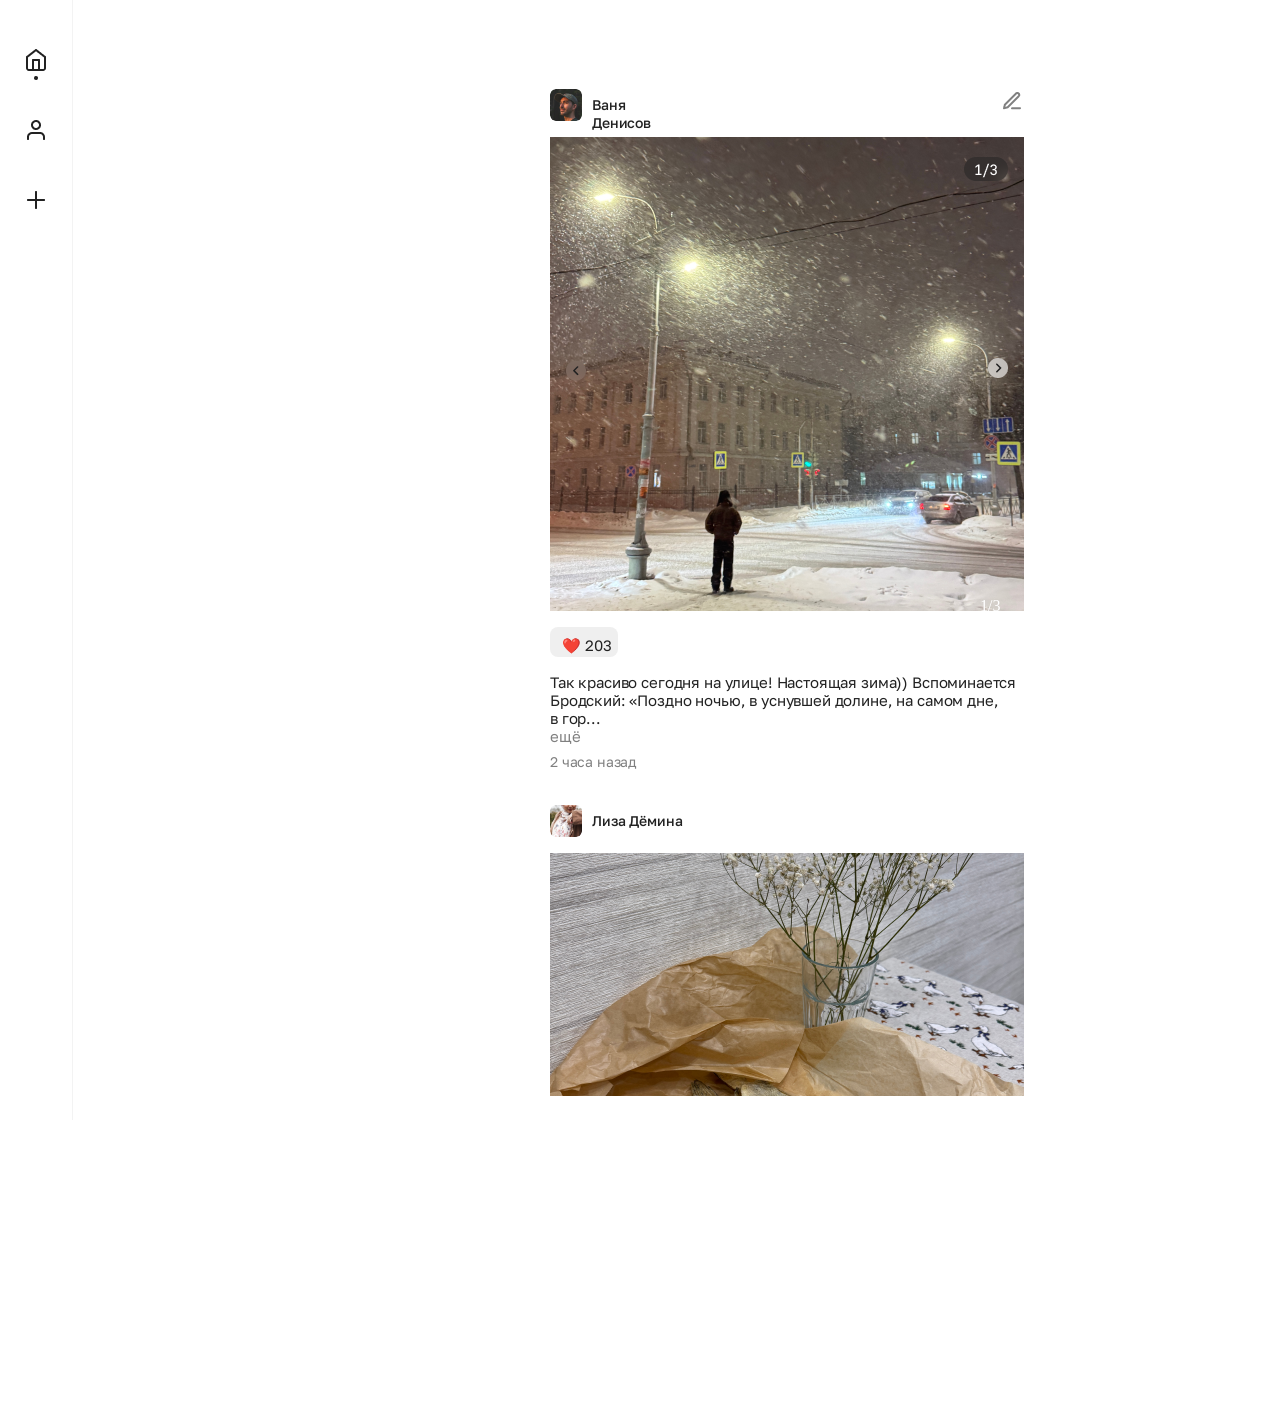
<file: home/index.html>
<!DOCTYPE html>
<html lang="en">

    <head>
        <meta charset="UTF-8">
        <link rel="preconnect" href="https://fonts.googleapis.com">
        <link rel="preconnect" href="https://fonts.gstatic.com" crossorigin>
        <link href="https://fonts.googleapis.com/css2?family=Golos+Text:wght@400..900&display=swap" rel="stylesheet">
        <title>home</title>
        <link href="./home.css" rel="stylesheet">
    </head>

    <body>
        <nav class="sidebar">
            <a class="sidebar__icon" href=""> <img src="./pictures/menu_icon.png" alt="меню"> </a>
            <a class="sidebar__icon" href=""> <img src="./pictures/profile_icon.png" alt="профиль"> </a>
            <a class="sidebar__icon" href=""> <img src="./pictures/add_post_icon.png" alt="добавить"> </a>
        </nav>

        <main class="content">
            <div class="post">
                <div class="post__header">
                    <div class="post__user">
                        <img class="post__user_avatar" src="./pictures/VanyaDenisov.png" alt="Ваня Денисов">
                        <span class="post__user_author">Ваня Денисов</span>
                    </div>
                    <a class="post__user_edit-icon" href="#"><img src="./pictures/Edit.png" alt="редактировать"></a>
                </div>

                <div class="post__image-container">
                    <img class="post__image" src="./pictures/FirstPhoto_post.png" alt="Зима">
                    <span class="post__image-counter">1/3</span>
                </div>

                <div class="post__footer">
                    <button class="post__reaction">❤️ 203</button>
                    <div class="post__caption">
                     Так красиво сегодня на улице! Настоящая зима)) Вспоминается Бродский: «Поздно ночью, в уснувшей долине, на самом дне, в гор...
                     </div>
                     <span class="post__more">ещё</span>
                    <span class="post__time">2 часа назад</span>
                    </div>
            </div>    
            
            <div class="post">
            <nav class="post__header">
                    <div class="post__user">
                        <img class="post__user_avatar" src="./pictures/Liza_Diemina.png" alt="Лиза Дёмина">
                        <span class="post__user_author">Лиза Дёмина</span>
                    </div>
            </nav>

                <div class="post__image-container">
                    <img class="post__image" src="./pictures/SecondPhoto_post.png" alt="Цветы">
                </div>
            </div>
        </main>

    </body>

</html>

<!-- 
хедер один на странице и с футером, тут лучше nav
footer поменять на div
заглушки на ссылки


-->
</file>
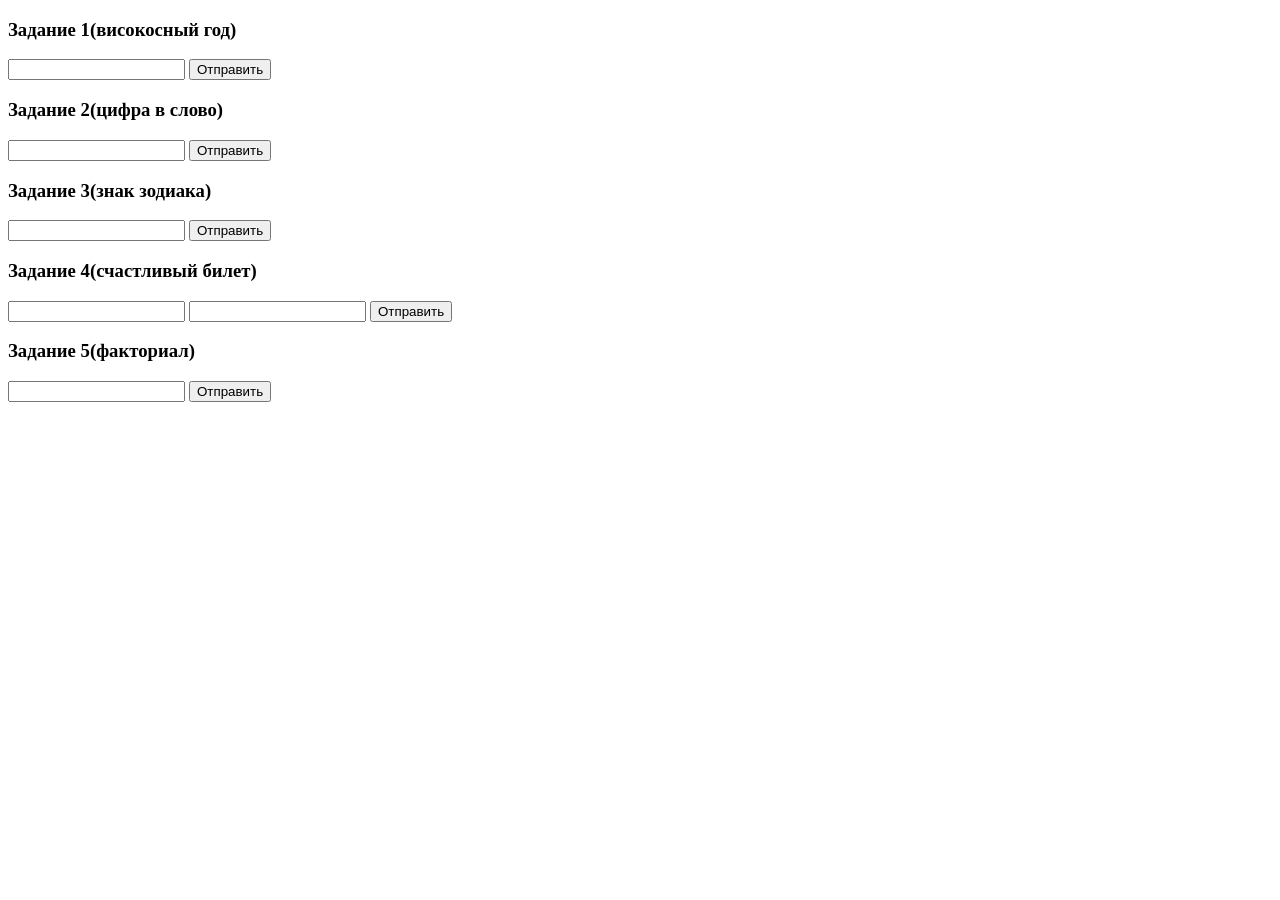
<file: Lab4/index.html>
<!DOCTYPE html>
<html lang="en">
        <head>
        <meta charset="UTF-8">
        <meta name="viewport" content="width=device-width, initial-scale=1.0">
        <title>Lab4</title>
    </head>
    <body>
        <div>
            <h3>Задание 1(високосный год)</h3>
            <form action="work.php" method="post">
                <input type="number" name="leap_year" required>
                <button type="submit">Отправить</button>
            </form>
        </div>
        <div>
            <h3>Задание 2(цифра в слово)</h3>
            <form action="work.php" method="post">
                <input type="number" name="number_to_string" required>
                <button name="task2" type="submit">Отправить</button>
            </form>
        </div>
        <div>
            <h3>Задание 3(знак зодиака)</h3>
            <form action="work.php" method="post">
                <input type="text" name="zodiag_sign" required>
                <button name="task3" type="submit">Отправить</button>
            </form>
        </div>
        <div>
            <h3>Задание 4(счастливый билет)</h3>
            <form action="work.php" method="post">
                <input type="number" name="start_ticket" required>
                <input type="number" name="end_ticket" required>
                <button name="task4" type="submit">Отправить</button>
            </form>
         <div>
            <h3>Задание 5(факториал)</h3>
            <form action="work.php" method="post">
                <input  type="number" name="factorial_of_number" required>
                <button name="task3" type="submit">Отправить</button>
            </form>
        </div>
        </div>
    </body>
</html>
</file>
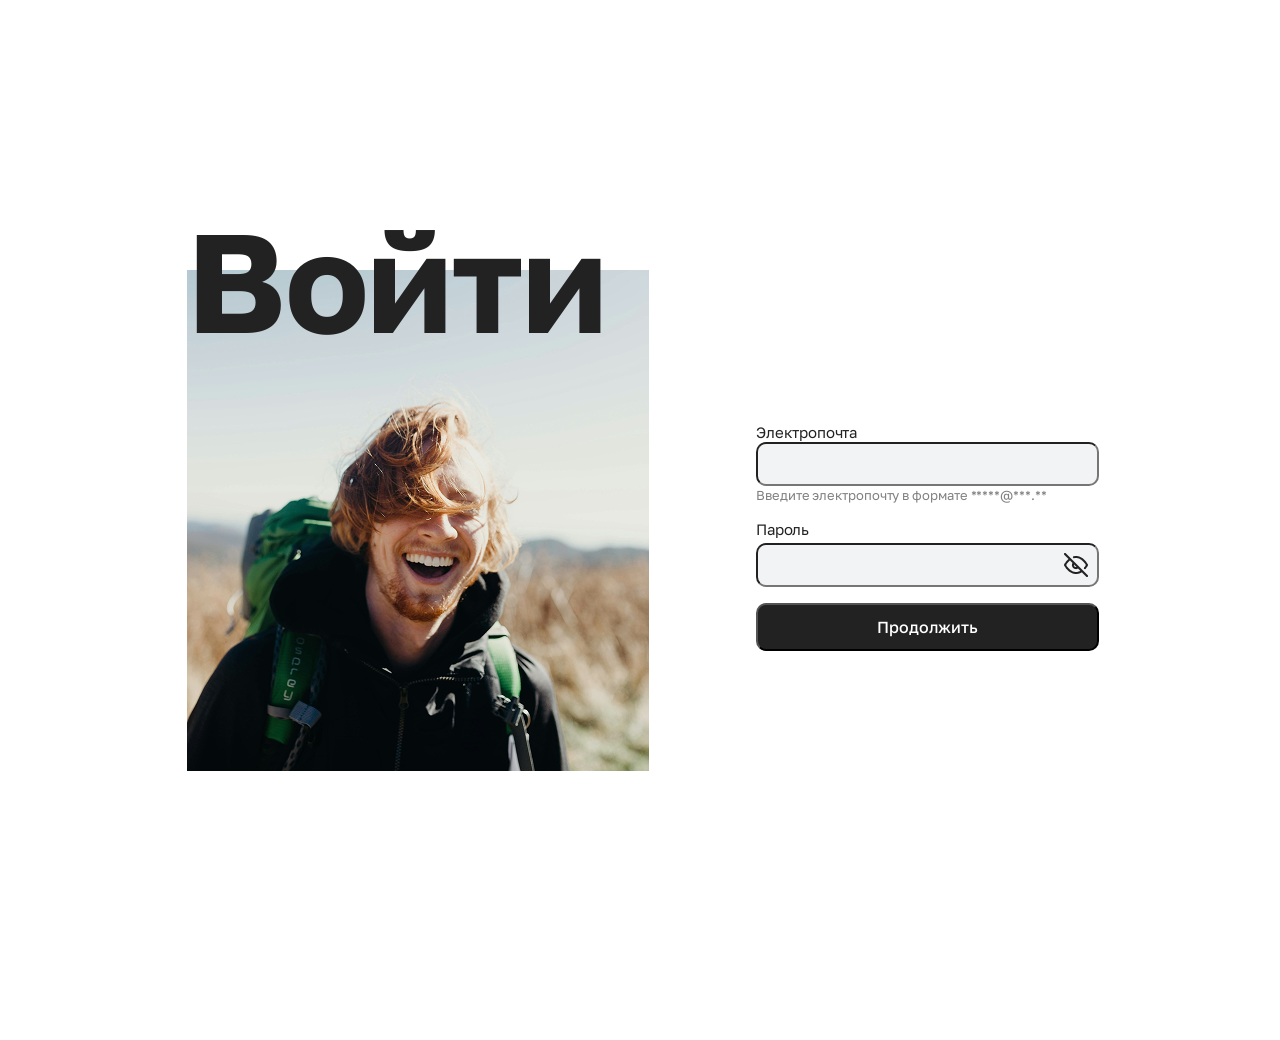
<file: login/index.html>
<!DOCTYPE html>
<html lang="en">
    <head>
        <meta charset="UTF-8">
        <link rel="preconnect" href="https://fonts.googleapis.com">
        <link rel="preconnect" href="https://fonts.gstatic.com" crossorigin>
        <link href="https://fonts.googleapis.com/css2?family=Golos+Text:wght@400..900&display=swap" rel="stylesheet">
        <title>login</title>
        <link href="./login.css" rel="stylesheet">
    </head>
    <body>
        <div class="login-page">
            <div class="intro">
                <h1 class="intro__text">Войти</h1>
                <img class="intro__picture" src="./Pictures/login/main_picture.png" alt="Человек с рюкзаком">
            </div>
            <form class="auth-form" method="POST">
                <div class="auth-f  orm__field">
                    <label class="auth-form__field-name" for="user_Email">Электропочта</label>
                    <input class="auth-form__input" type="email" id="user_Email" name="email">
                    <span class="auth-form__label">Введите электропочту в формате *****@***.**</span>
                </div> 
                <div class="auth-form__field">
                    <label class="auth-form__field-name" for="user_password">Пароль</label>
                    <div class="test">
                    
                    <div class="auth-form__input-hide">
                        <input class="auth-form__input auth-form__input_password" type="password" id="user_password" name="password">
                        <img class="auth-form__icon-eye" src="./Pictures/login/password_hide_eye.png" alt="Показать пароль">
                    </div>
                    </div>
                </div>
                <button class="auth-form__submit" type="submit">Продолжить</button>
            </form> 
        </div>
    </body>
</html>
</file>
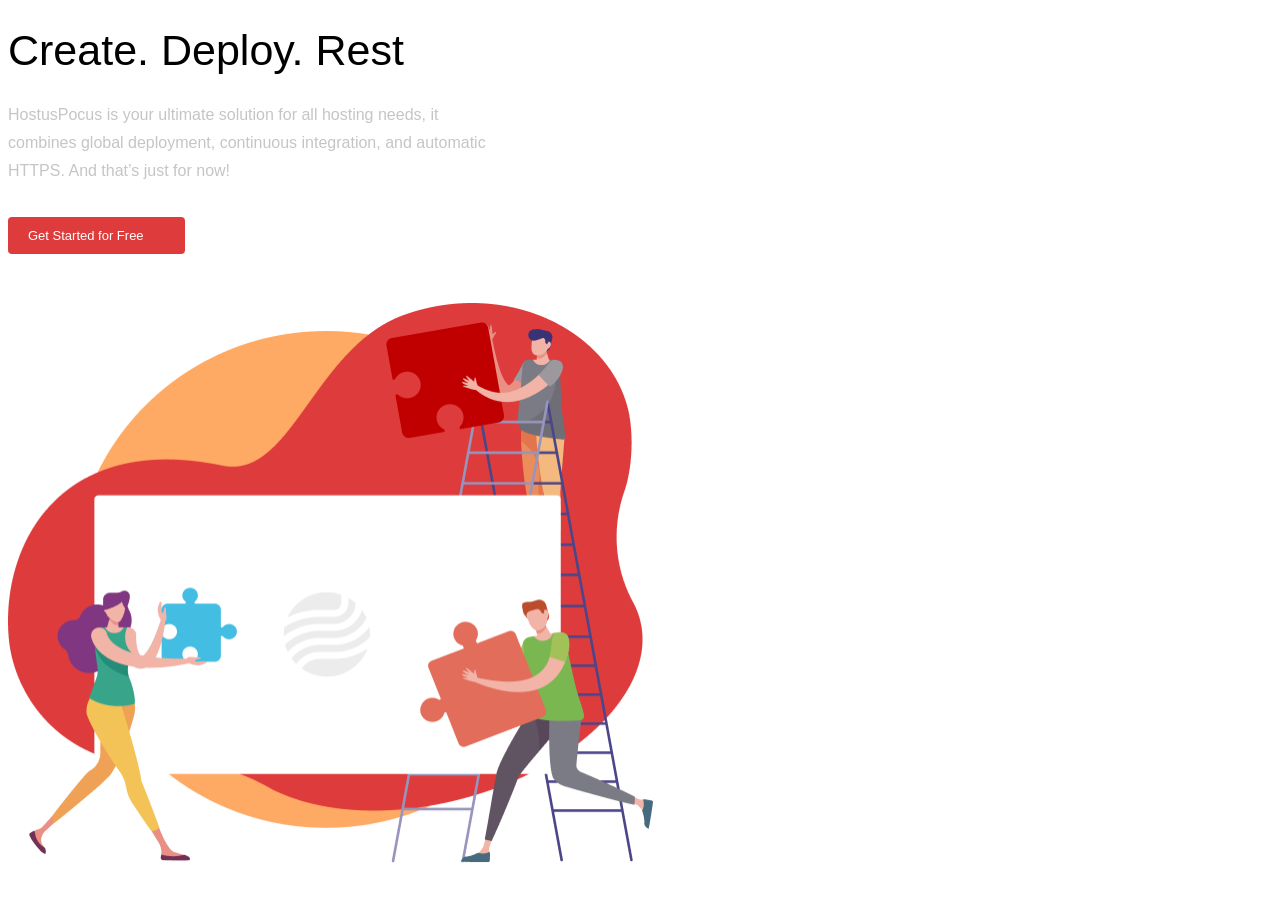
<file: tmp/index.html>
<!DOCTYPE html>
<html>
    <head>
        <title>Page</title>
        <meta charset="UTF-8">
        <link href="./style.css" rel="stylesheet">
    </head>
    <body>
        <h1 class="title">Create. Deploy. Rest</h1>
        <p class="text">
            HostusPocus is your ultimate solution 
            for all hosting needs, it combines global
            deployment, continuous integration, and 
            automatic HTTPS. And that’s just for now!
        </p>
        <a class="button" href="#" target="_blank" title="Get Started for Free">Get Started for Free<span class=""></span></a>
        <img src="./images/guys-with-card.png" width="645" height="560" alt="Guys with card">
    </body>
</html>
</file>
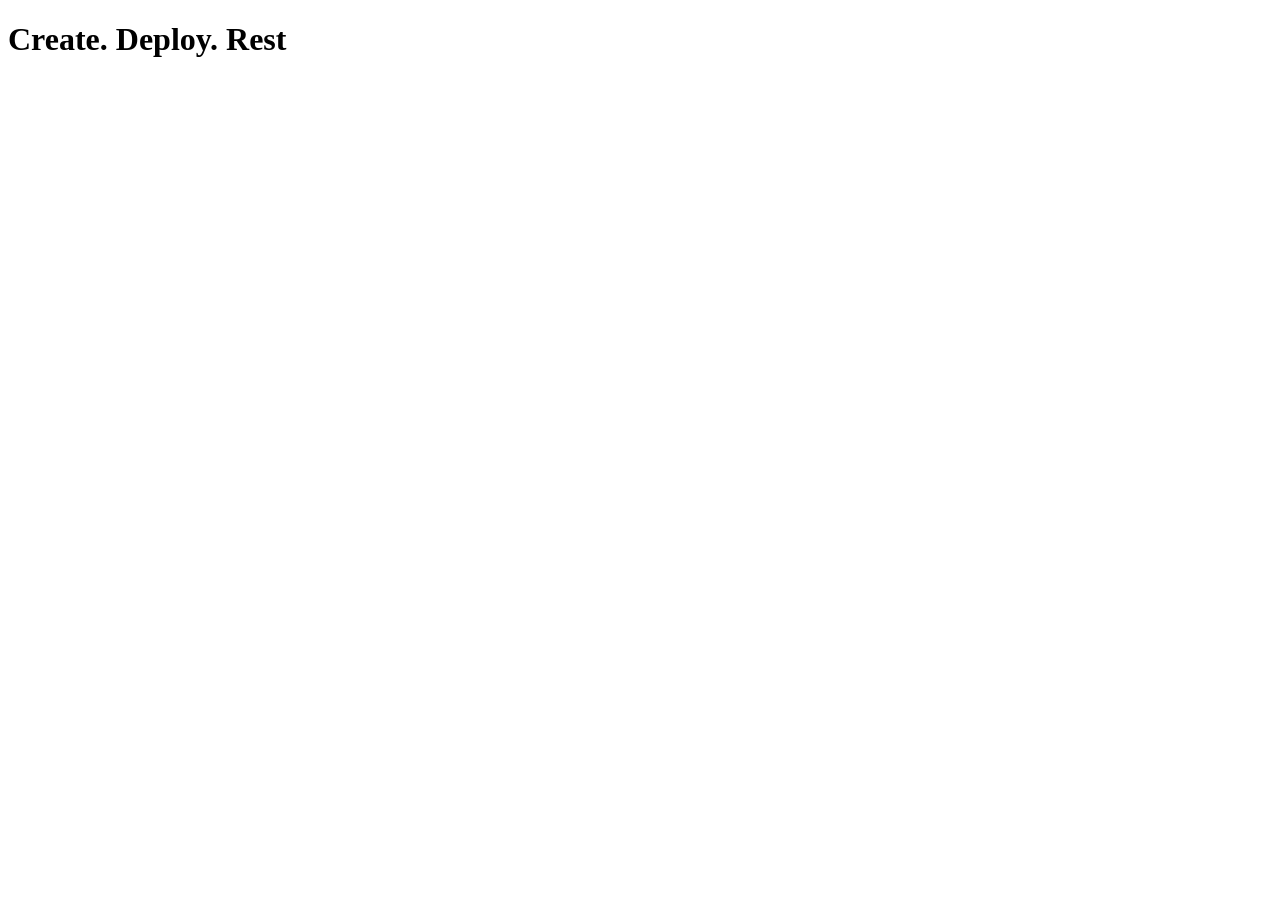
<file: LW1/LW2/index.html>
<!DOCTYPE html>
<html lang="en">
    <head>
        <meta charset="UTF-8">
        <meta name="viewport" content="width=device-width, initial-scale=1.0">
        <title>Page</title>
    </head>

    <body>
        <h1>Create. Deploy. Rest</h1>
        <p>

        </p>

        <a href="#" target="blank" Get Started for Free /a></a>

    </body>

</html>
</file>
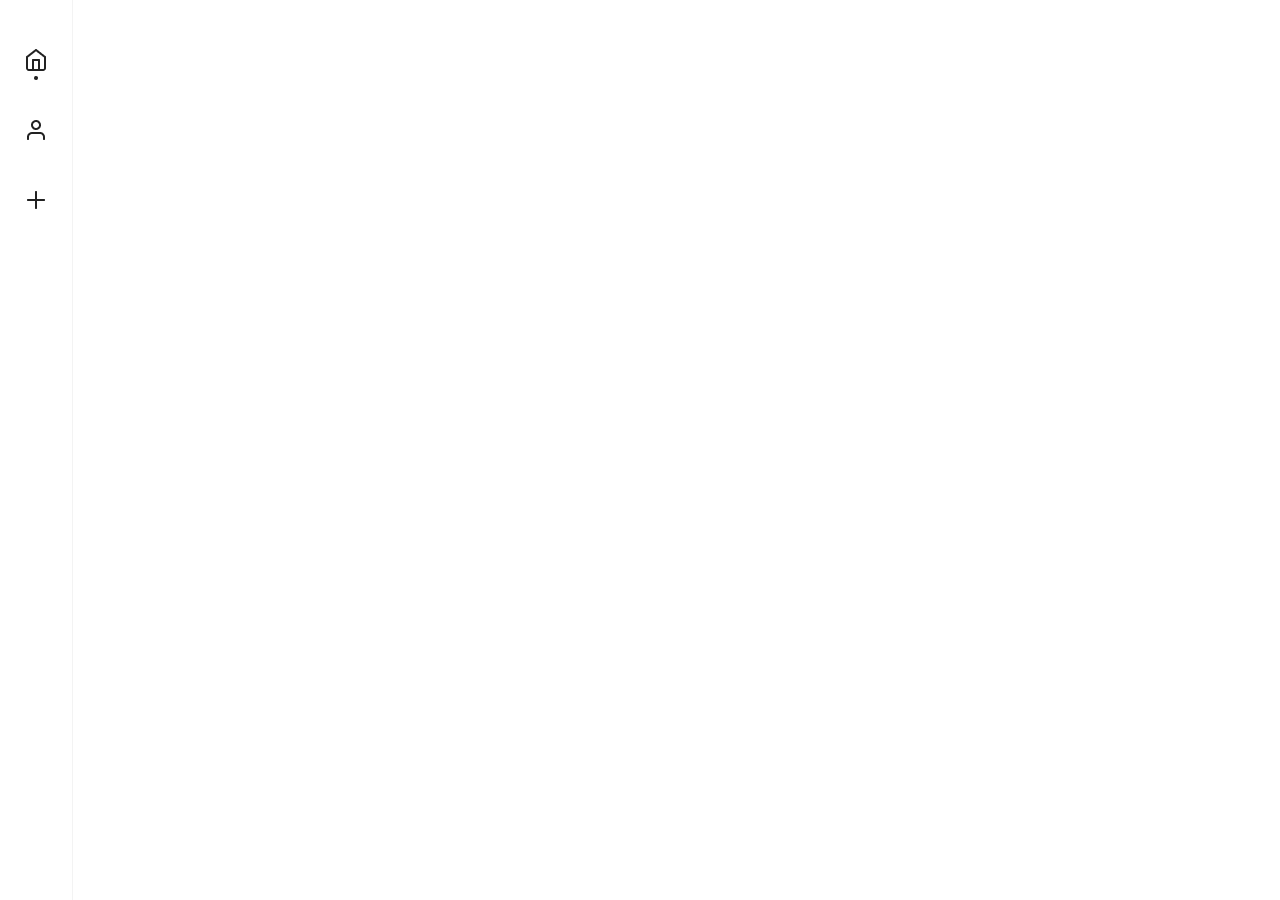
<file: Project/home/home.html>
<!DOCTYPE html>
<html lang="en">


    <head>
        <meta charset="UTF-8">
        <title>home</title>
        <link href="./home.css" rel="stylesheet">
    </head>


    <body>
        <header class="sidebar">
            <a class="sidebar__icon" href=""> <img src="./pictures/menu_icon.png"> </a>
            <a class="sidebar__icon" href=""> <img src="./pictures/profile_icon.png"> </a>
            <a class="sidebar__icon" href=""> <img src="./pictures/add_post_icon.png"> </a>

        </header>
    </body>


</html>
</file>
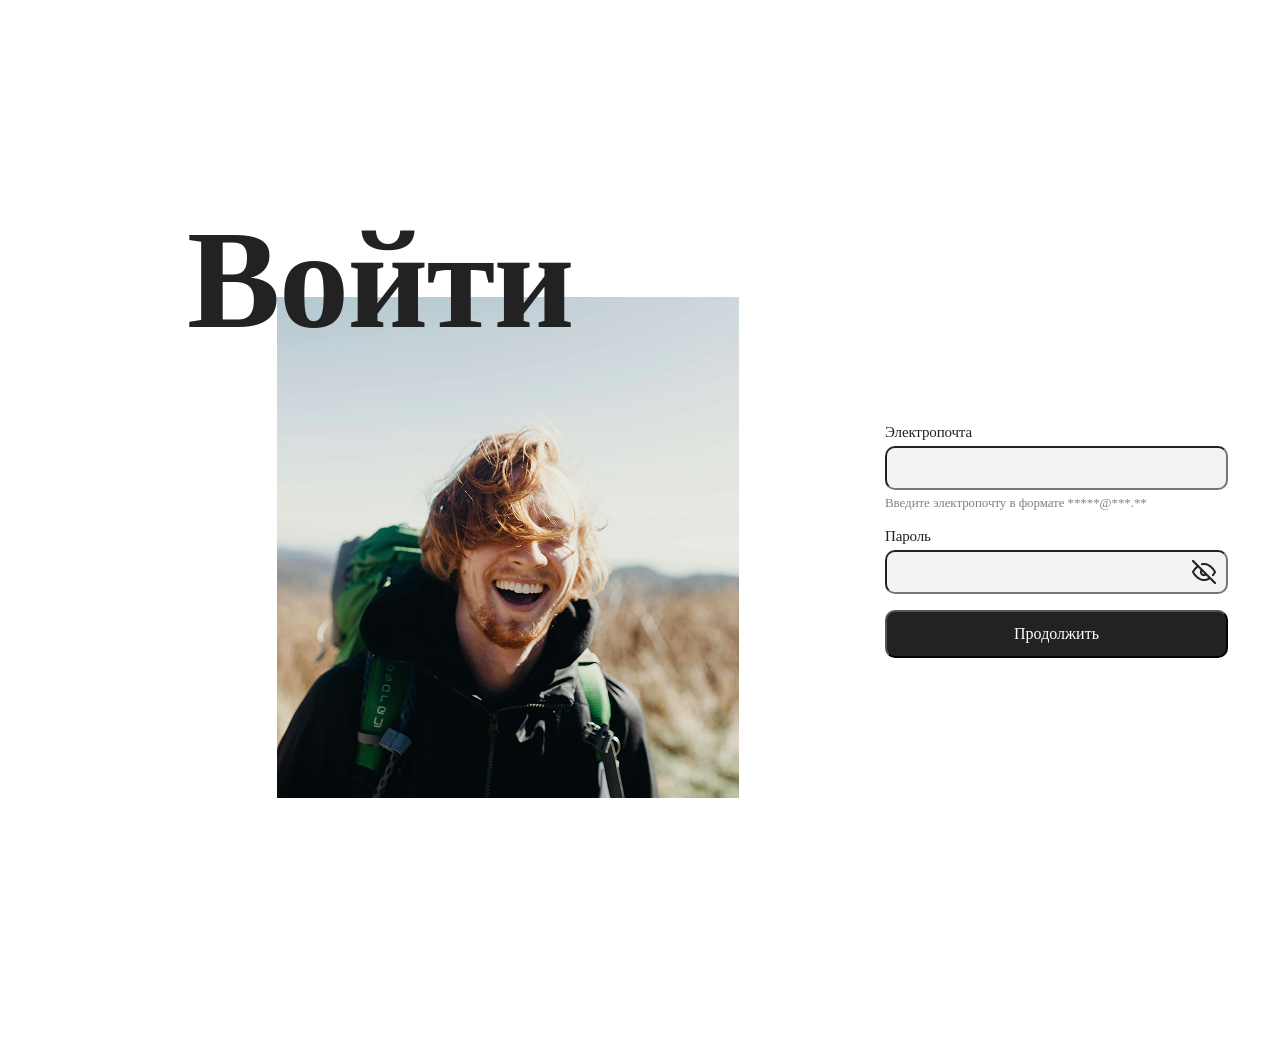
<file: Project/login/login.html>
<!DOCTYPE html>
<html lang="en">


    <head>
        <meta charset="UTF-8">
        <title>login</title>
        <link href="./login.css" rel="stylesheet">
    </head>


    <body>
        <div class="login-page">
            <!-- Контейнер для заголовка и главной картинки -->
            <div class="intro">
                <h1 class="intro__text">Войти</h1>
                <img class="intro__picture" src="./Pictures/login/main_picture.png" alt="Человек с рюкзаком">
            </div>


            <form class="auth-form" method="POST">
                <!-- Блок почты -->
                <div class="auth-form__field">
                    <label class="auth-form__field-name" for="user_Email">Электропочта</label>
                    <input class="auth-form__input" type="email" id="user_Email" name="email">
                    <span class="auth-form__label">Введите электропочту в формате *****@***.**</span>
                </div> 

                <!-- Блок пароля -->
                <div class="auth-form__field">
                    <label class="auth-form__field-name" for="user_password">Пароль</label>
                    <div class="auth-form__input-hide">
                        <input class="auth-form__input auth-form__input_password" type="password" id="user_password" name="password">
                        <img class="auth-form__icon-eye" src="./Pictures/login/password_hide_eye.png" alt="Показать пароль">
                    </div>
                </div>

                <button class="auth-form__submit" type="submit">Продолжить</button>
            </form> 
        </div>
    </body>


</html>
</file>
<file: home/home.css>
body {
    height: 1080px;
    width: 1440px;
    margin: 0;
    padding: 0;
    display: flex; 
}

.sidebar {  
    width: 72px;
    height: 1080px;
    padding: 0;
    margin: 0;
    background-color: #fff;
    border-right: 1px solid rgba(34,34,34,0.05);
    display: flex;
    flex-direction: column;
    align-items: center;
    gap: 30px;
    padding-top: 40px;
}

.sidebar__icon {
    width: 40px;
    height: 40px;
}

.content {
    color: #222222;
    width: 474px;
    height: 1338px;
    display: flex;
    flex-direction: column;
    align-items: center;
    margin-top: 73px;
    margin-left: 482px;
}

.post {
    height: 700px;
    width: 484px;
    margin-top: 16px;
}

.post__header {
    width: 474px;
    height: 32px;
    display: flex;
    flex-direction: row;
}

.post__user {
    height: 32px;
    display: flex;
    flex-direction: row;
    align-items: center; 
    gap: 10px;
}

.post__user_avatar {
    width: 32px;
    height: 32px;
    border-radius: 6px;
}

.post__user_author {
    width: 96px;
    height: 19px;
    font: 500 14px/18px "Golos Text";
    letter-spacing: -0.15px;
    vertical-align: middle;
}

.post__user_edit-icon { 
    width: 24px;
    height: 24px;
    margin-left: 312px;
}

.post__image-container {
    width: 474px;
    height: 474px;
    margin-top: 16px;
}


.post__image-counter {
    width: 44px;
    height: 24px;
    border-radius: 20px;
    margin-left: -48px;
    margin-top: 5px;
    color: #fff;
}

.post__footer {
    font: 400 15px/18px "Golos Text";
    letter-spacing: -0.15px;
    width: 474px;
    height: auto; 
    margin-top: 16px; 
}

.post__reaction {
    font: 400 15px/18px "Golos Text";
    color: #222222;
    display: flex;
    align-items: center;
    height: 30px;
    border-radius: 8px;
    margin-top: 16px;
    padding-top: 6px;
    padding-left: 12px;
    border: none;
}

.post__caption {
    font: 400 15px/18px "Golos Text";
    color: #222222;
    padding-top: 16px;
}

.post__more {
    font: 400 15px/18px "Golos Text";
    color: #808080;
}

.post__time {
    font: 400 14px/18px "Golos Text";
    color: #808080;
    display: flex;
    margin-top: 8px;
    margin-bottom: 20px;
}
</file>
<file: login/login.css>
.login-page {
    width: 1440px;
    height: 1024px; 
    display: flex;
    flex-direction: row;
    gap: 107px;
}

.intro {
    margin-top: 182.37px;
    margin-left: 179px;
    display: flex;
    flex-direction: column;
}

.intro__text {
    font: 700 140px/180px "Golos Text";
    color: #222222;
    width: 385px;
    height: 180px;
    margin: 0;
    letter-spacing: -1.5px;
    margin-bottom: -100px;
    z-index: 2;
}

.intro__picture {
    width: 462px;
    height: 501px;
}

.auth-form {
    display: flex;
    flex-direction: column;
    gap: 16px;
    width: 343px;
    margin-top: 415px;
}

.auth-form__field {
    display: flex;
    flex-direction: column;
    gap: 5px;
}

.auth-form__field-name {
    font: 400 15px/18px "Golos Text";
    letter-spacing: -0.15px;     
    color: #222222;
}

.auth-form__input {
    box-sizing: border-box;
    width: 343px;
    height: 44px;
    border-radius: 10px;
    padding: 13px 12px 13px 12px;
    background-color: #F2F3F5;
}

.auth-form__input_password {
    padding-right: 35px;
}

.auth-form__input-hide {
  display: flex;
  align-items: center;
  position: relative;
}

.auth-form__label {
    font: 400 13px/16px "Golos Text";
    width: 343px;
    height: 16px;
    letter-spacing: -0.08px; 
    color: #808080;
}

.auth-form__label {
    font: 400 13px/16px "Golos Text";
    width: 343px;
    height: 16px;
    letter-spacing: -0.08px; 
    color: #808080;
}

.auth-form__icon-eye {
    width: 24px;
    height: 24px;
    color: #222222;
    cursor: pointer;
    position: absolute;
    left: 308px;
}

.auth-form__submit {
    width: 343px;
    height: 48px;
    color: #fff;
    padding-right: 16px;
    padding-left: 16px;
    border-radius: 10px;
    background-color: #222222;
    font: 500 16px/100% "Golos Text";
    letter-spacing: 0%;
}
</file>
<file: tmp/style.css>
.title {
    font: 500 43px/1 Poppins, sans-serif;
}

.text {
    font: 16px/28px Roboto, sans-serif;
    color: #C5C5C5;
    width: 480px;
    margin-bottom: 32px;
}

.button {
    color: white;
    background-color: #DE3C3C;
    font: 500 13px/1 Poppins, sans-serif;
    padding: 12px 37px 12px 20px;
    border-radius: 4px;
    text-decoration: none;
    display: block;
    width: 120px;
    margin-bottom: 49px;
}
</file>
<file: Project/home/home.css>
.sidebar {  
    width: 72px;
    height: 1080px;
    position: fixed;
    left: 0px;
    top: 0px;
    background-color: #fff;
    border-right: 1px solid rgba(34,34,34,0.05);

    display: flex;
    flex-direction: column;
    gap: 30px;
    padding-top: 40px;
}

.sidebar__icon {
    position: relative;
    left: 16px;  
    width: 40px;
    height: 40px;
}
</file>
<file: Project/login/login.css>
.login-page {
    width: 1440px;
    height: 1024px; 
    display: flex;
    flex-direction: row;
    gap: 107px;

}

.intro {
    position: relative;
    height: 790px;
    width: 770px;
}
.intro__text {
    font: 700 140px/180px "Golos UI";
    color: #222222;
    Width: 385px;
    Height: 180px;
    top: 182.37px;
    left: 179px;
    position: absolute;
    margin: 0;
    letter-spacing: -1.5px;
    z-index: 2;
}

.intro__picture {
    Width: 462px;
    Height: 501px;
    top: 289px;
    left: 269px;
    position: absolute;
    z-index: 1;
}

.auth-form {
    display: flex;
    flex-direction: column;

    gap: 16px;
    width: 343px;
    margin-top: 415px;
}

.auth-form__field {
    display: flex;
    flex-direction: column;
    gap: 5px;

}

.auth-form__field-name {
    font: 400 15px/18px "Golos UI";
    letter-spacing: -0.15px;     
    color: #222222;
}

.auth-form__input {
    box-sizing: border-box;
    width: 343px;
    height: 44px;
    border-radius: 10px;
    padding: 13px 12px 13px 12px;
    background-color: #F2F3F5;
}

.auth-form__input_password {
    padding-right: 35px;
}

.auth-form__input-hide {
    position: relative;

}

.auth-form__label {
    font: 400 13px/16px "Golos UI";
    width: 343px;
    height: 16px;
    letter-spacing: -0.08px; 
    color: #808080;
}

.auth-form__label {
    font: 400 13px/16px "Golos UI";
    width: 343px;
    height: 16px;
    letter-spacing: -0.08px; 
    color: #808080;
}

.auth-form__icon-eye {
    width: 24px;
    height: 24px;
    color: #222222;
    cursor: pointer;
    position: absolute;
    right: 12px;
    top: 10px;
}

.auth-form__submit {
    width: 343px;
    height: 48px;
    color: #fff;
    padding-right: 16px;
    padding-left: 16px;
    border-radius: 10px;
    background-color: #222222;
    font: 500 16px/100% "Golos UI";
    letter-spacing: 0%;
}
</file>
